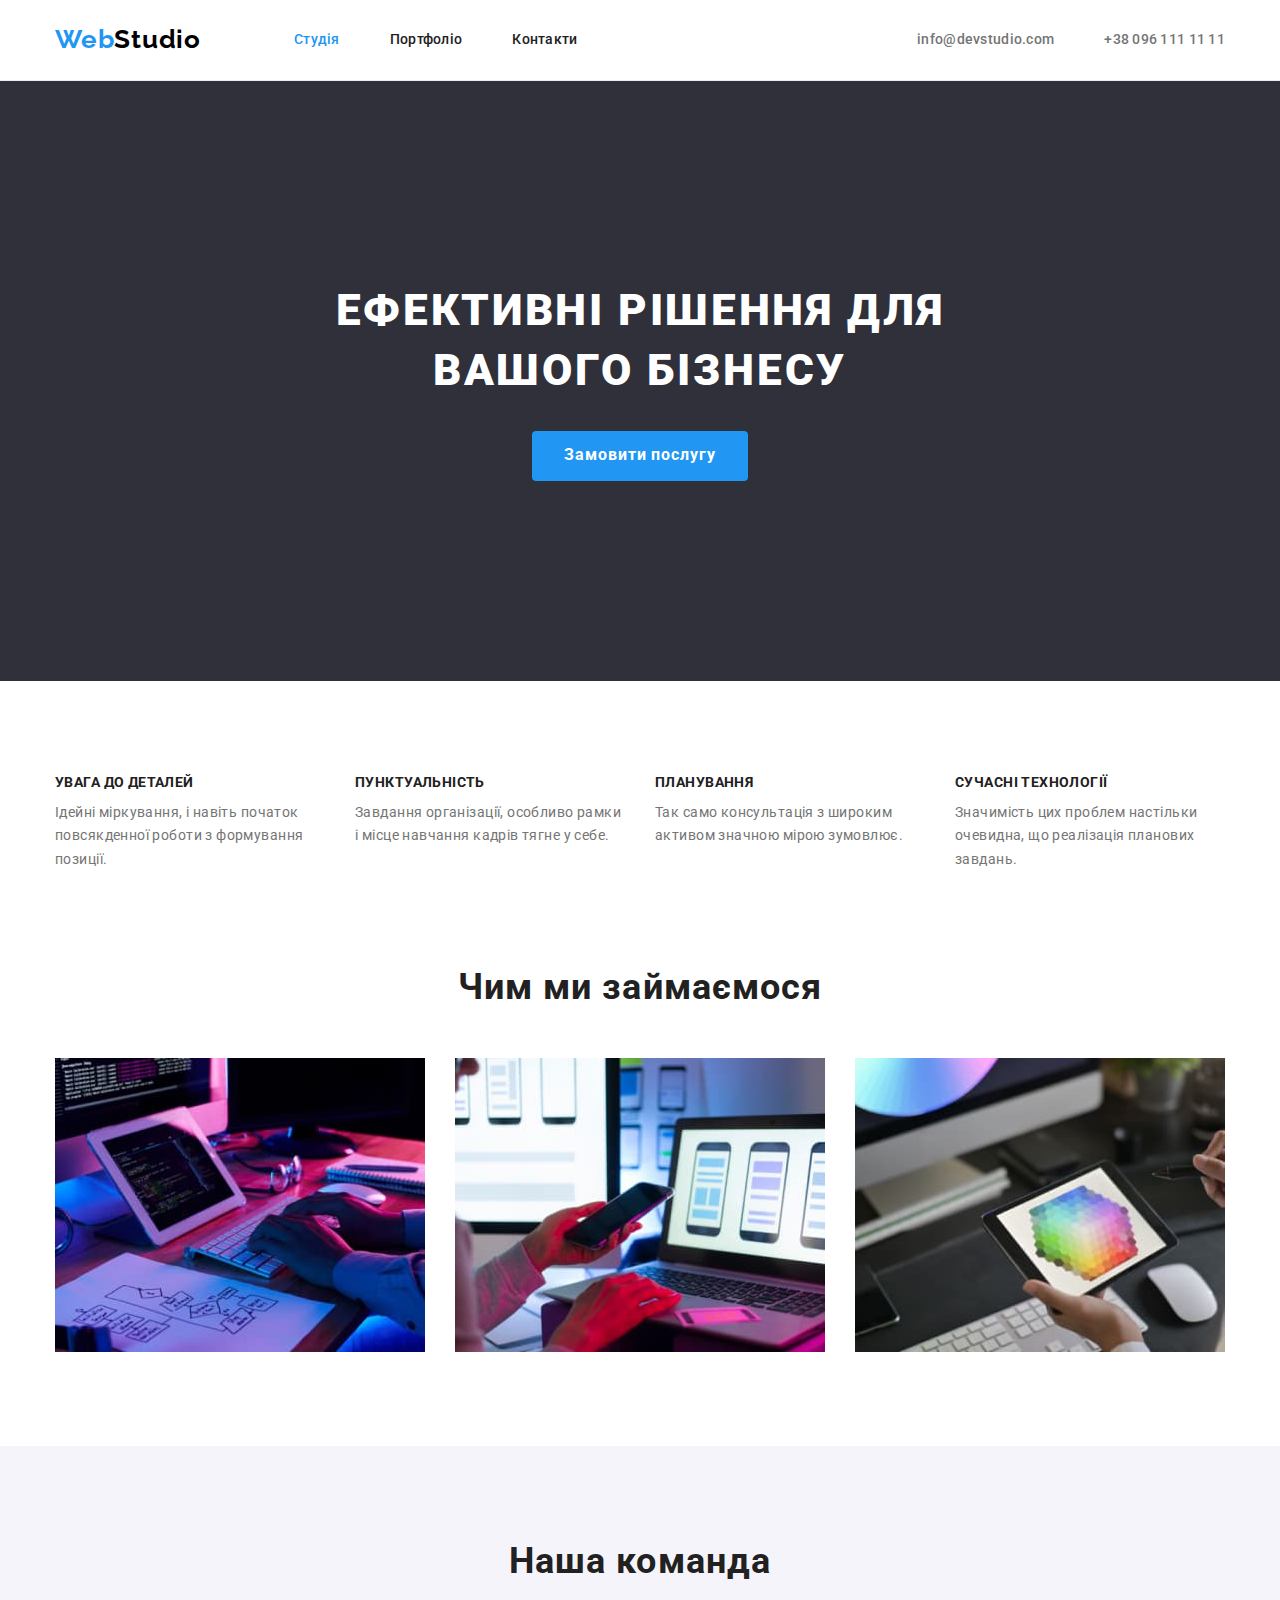
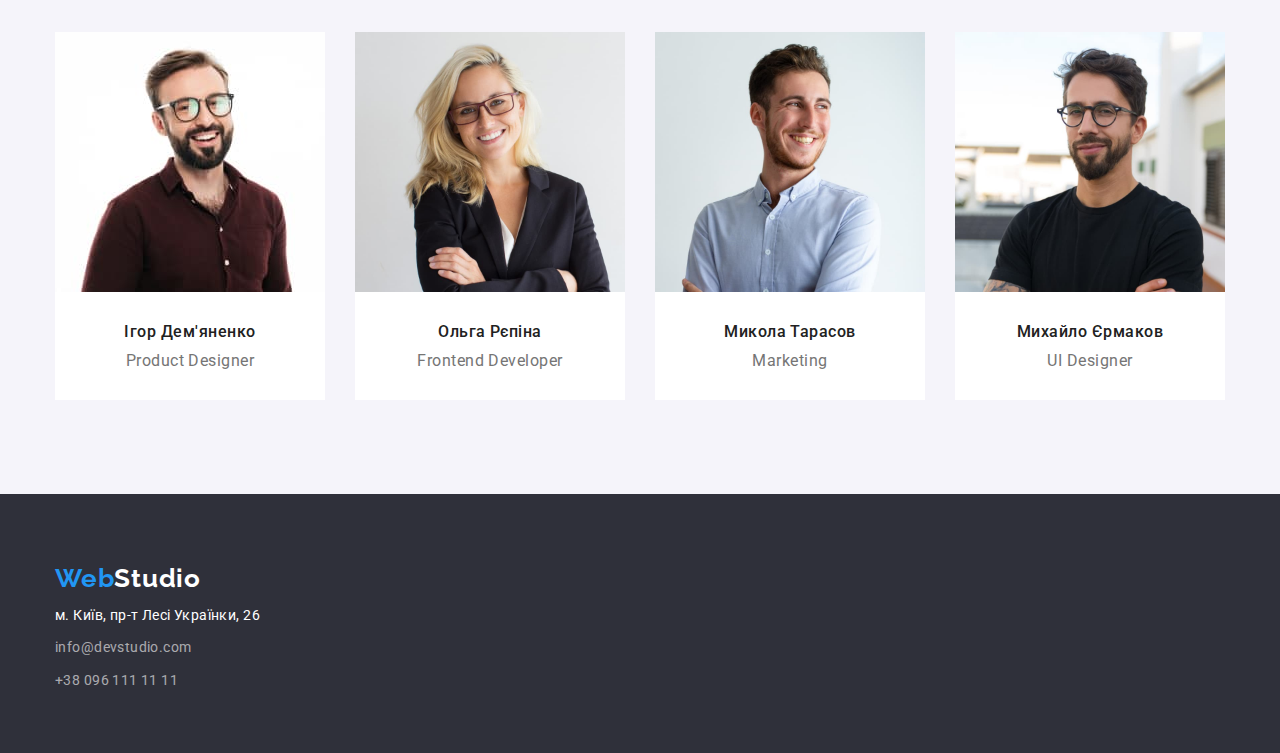
<file: index.html>
<!DOCTYPE html>
<html lang="uk">
  <head>
    <meta charset="UTF-8" />
    <meta http-equiv="X-UA-Compatible" content="IE=edge" />
    <meta name="viewport" content="width=h1, initial-scale=1.0" />
    <title>Document</title>
    <link rel="preconnect" href="https://fonts.googleapis.com" />
    <link rel="preconnect" href="https://fonts.gstatic.com" crossorigin />
    <link
      href="https://fonts.googleapis.com/css2?family=Raleway:wght@700&family=Roboto:wght@400;500;700;900&display=swap"
      rel="stylesheet"
    />
    <link rel="stylesheet" href="https://cdnjs.cloudflare.com/ajax/libs/modern-normalize/1.1.0/modern-normalize.min.css" />
    <link rel="stylesheet" href="./css/styles.css" />
  </head>
  <body>
    </div>
    <header class="header main-bg">
      <div class="container main">
        <nav class="main-nav">
          <a href="" hreflang="en" class="logo link"
            ><span class="web">Web</span>Studio</a
          >
          <ul class="site list">
            <li class="item"><a href="./index.html" class="link current">Студія</a></li>
            <li class="item"><a href="./portfolio.html" class="link">Портфоліо</a></li>
            <li class="item"><a href="" class="link">Контакти</a></li>
          </ul>
        </nav>
        <ul class="contacts-header list">
          <li class="item">
            <a href="mailto:info@devstudio.com" class="link"
              >info@devstudio.com</a
            >
          </li>
          <li class="item"><a href="tel:+380961111111" class="link">+38 096 111 11 11</a></li>
        </ul>
      </div>
    </header>
    <main>
      <section class="decision">
        <div class="container">
          <h1 class="decision-title">Ефективні рішення для вашого бізнесу</h1>

          <button type="button" class="btn-service">Замовити послугу</button>
        </div>
      </section>
      <section class="section padding">
        <div class="container">
          <h2 class="visually-hidden">Особливості</h2>
          <ul class="features list">
            <li class="item">
              <h3 class="features-title">УВАГА ДО ДЕТАЛЕЙ</h3>
              <p class="features-details">
                Ідейні міркування, і навіть початок повсякденної роботи з
                формування позиції.
              </p>
            </li>
            <li class="item">
              <h3 class="features-title">ПУНКТУАЛЬНІСТЬ</h3>
              <p class="features-details">
                Завдання організації, особливо рамки і місце навчання кадрів тягне
                у себе.
              </p>
            </li>
            <li class="item">
              <h3 class="features-title">ПЛАНУВАННЯ</h3>
              <p class="features-details">
                Так само консультація з широким активом значною мірою зумовлює.
              </p>
            </li>
            <li class="item">
              <h3 class="features-title">СУЧАСНІ ТЕХНОЛОГІЇ</h3>
              <p class="features-details">
                Значимість цих проблем настільки очевидна, що реалізація планових
                завдань.
              </p>
            </li>
          </ul>
        </div>
      </section>
      <section class="section no-padding-top">
        <div class="container">
          <h2 class="section-title">Чим ми займаємося</h2>
          <ul class=" work list">
            <li class="work-foto">
              <img
                src="./images/programer.jpg"
                alt="Програміст працює за робочим столом."
                width="370"
                height="294"
              />
            </li>
            <li class="work-foto">
              <img
                src="./images/ui.jpg"
                alt="UI дизайнер розробляє програми для смартфонів, команда розробників працює над інтерфейсом мобільних телефонів."
                width="370"
                height="294"
              />
            </li>
            <li class="work-foto">
              <img
                src="./images/colour.jpg"
                alt="Веб-дизайнер із графічним планшетом вибору кольорів."
                width="370"
                height="294"
              />
            </li>
          </ul>
        </div>
      </section>
      <section class="section our-team">
        <div class="container">
          <h2 class="section-title">Наша команда</h2>
          <ul class="team list">
            <li class="team-item">
              <img class="team-foto"
                src="./images/igor.jpg"
                alt="Product Designer"
                width="270"
                height="260"
              />
              <div class="team-text">
                <h3 class="team-subtitle">Ігор Дем'яненко</h3>
                <p lang="en" class="team-profession">Product Designer</p>
            </div>
            </li>
            <li class="team-item">
              <img class="team-foto"
                src="./images/olga.jpg"
                alt="Frontend Develope"
                width="270"
                height="260"
              />
              <div class="team-text">
                <h3 class="team-subtitle">Ольга Рєпіна</h3>
                <p lang="en" class="team-profession">Frontend Developer</p>
              </div>
            </li>
  
            <li class="team-item">
              <img class="team-foto"
                src="./images/mykola.jpg"
                alt="Marketing"
                width="270"
                height="260"
              />
              <div class="team-text">
                <h3 class="team-subtitle">Микола Тарасов</h3>
                <p lang="en" class="team-profession">Marketing</p>
              </div>
              
            </li>
            <li class="team-item">
              <img class="team-foto"
                src="./images/myhailo.jpg"
                alt="UI Designer"
                width="270"
                height="260"
              />
              <div class="team-text">
                <h3 class="team-subtitle">Михайло Єрмаков</h3>
                <p lang="en" class="team-profession">UI Designer</p>
              </div>
              
            </li>
          </ul>
        </div>
      </section>
    </main>
    <footer class="footer">
      <div class="container down">
        <a href="" hreflang="en" class="logo-footer link"
          ><span class="web">Web</span>Studio</a
        >

        <address>
          <ul class="contacts-footer list">
            <li class="territorially contacts">м. Київ, пр-т Лесі Українки, 26</li>
            <li class="contacts">
              <a href="mailto:info@devstudio.com" class="link"
                >info@devstudio.com</a
              >
            </li>
            <li class="contacts">
              <a href="tel:+380961111111" class="link">+38 096 111 11 11</a>
            </li>
          </ul>
        </address>
      </div>
    </footer>
  </body>
</html>
</file>
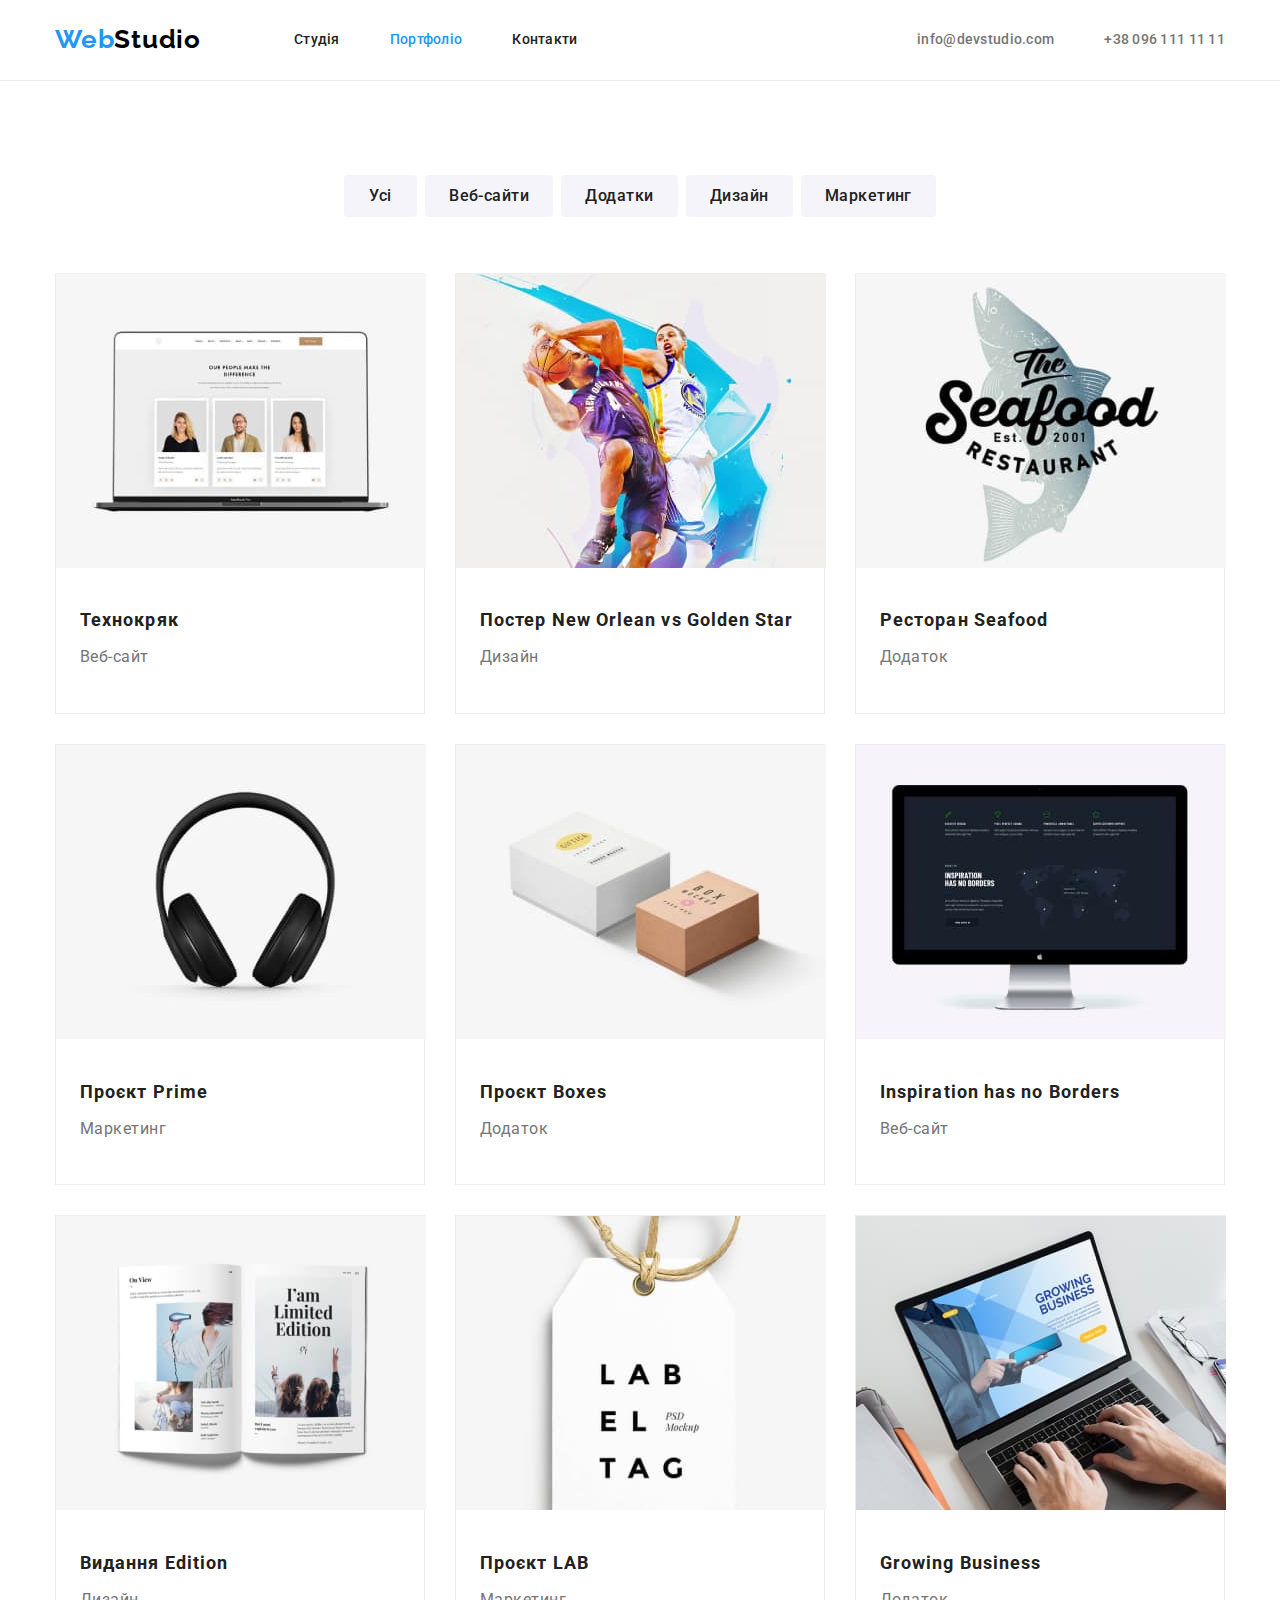
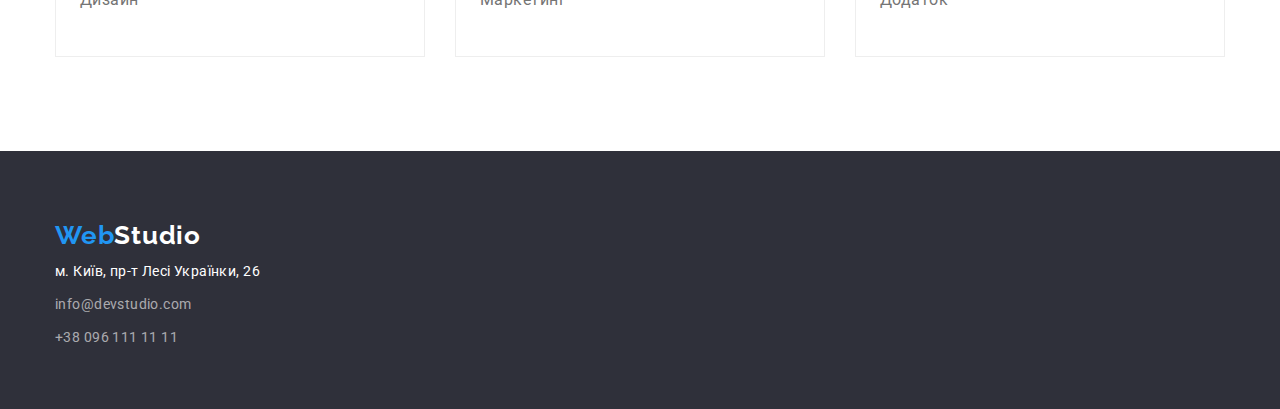
<file: portfolio.html>
<!DOCTYPE html>
<html lang="uk">
  <head>
    <meta charset="UTF-8" />
    <meta http-equiv="X-UA-Compatible" content="IE=edge" />
    <meta name="viewport" content="width=h1, initial-scale=1.0" />
    <title>Document</title>
    <link rel="preconnect" href="https://fonts.googleapis.com" />
    <link rel="preconnect" href="https://fonts.gstatic.com" crossorigin />
    <link
      href="https://fonts.googleapis.com/css2?family=Raleway:wght@700&family=Roboto:wght@400;500;700;900&display=swap"
      rel="stylesheet"
    />
    <link
      rel="stylesheet"
      href="https://cdnjs.cloudflare.com/ajax/libs/modern-normalize/1.1.0/modern-normalize.min.css"
    />
    <link rel="stylesheet" href="./css/styles.css" />
  </head>
  <body>
    <header class="header main-bg">
      <div class="container main">
        <nav class="main-nav">
          <a href="" hreflang="en" class="logo link"
            ><span class="web">Web</span>Studio</a
          >
          <ul class="site list">
            <li class="item"><a href="./index.html" class="link">Студія</a></li>
            <li class="item"><a href="./portfolio.html" class="link current">Портфоліо</a></li>
            <li class="item"><a href="" class="link">Контакти</a></li>
          </ul>
        </nav>
        <ul class="contacts-header list">
          <li class="item">
            <a href="mailto:info@devstudio.com" class="link"
              >info@devstudio.com</a
            >
          </li>
          <li class="item"><a href="tel:+380961111111" class="link">+38 096 111 11 11</a></li>
        </ul>
      </div>
    </header>
    <main>
      <section class="section main-bg padding">
        <div class="container">
          <h1 class="visually-hidden">Портфоліо</h1>
          <ul class="filters list">
            <li class="filters-items">
              <button type="button" class="btn-filters">Усі</button>
            </li>
            <li class="filters-items">
              <button type="button" class="btn-filters">Веб-сайти</button>
            </li>
            <li class="filters-items">
              <button type="button" class="btn-filters">Додатки</button>
            </li>
            <li class="filters-items">
              <button type="button" class="btn-filters">Дизайн</button>
            </li>
            <li class="filters-items">
              <button type="button" class="btn-filters">Маркетинг</button>
            </li>
          </ul>
          
          <ul class="portfolio-card list">
            <li class="portfolio-element">
              <img
                src="./images/tehnokryak.jpg"
                alt="Веб-сайт"
                width="370"
                height="294"
              />
              <div class="portfolio-text">
                <h2 class="portfolio-subtitle">Технокряк</h2>
                <p class="portfolio-description">Веб-сайт</p>
              </div>
            </li>
            <li class="portfolio-element">
              <img
                src="./images/poster.jpg"
                alt="Дизайн"
                width="370"
                height="294"
              />
              <div class="portfolio-text">
                <h2 class="portfolio-subtitle">
                  Постер <span lang="en">New Orlean vs Golden Star</span>
                </h2>
                <p class="portfolio-description">Дизайн</p>
              </div>
            </li>
            <li class="portfolio-element">
              <img
                src="./images/restaraunt.jpg"
                alt="Додаток"
                width="370"
                height="294"
              />
              <div class="portfolio-text">
                <h2 class="portfolio-subtitle">
                  Ресторан <span lang="en">Seafood</span>
                </h2>
                <p class="portfolio-description">Додаток</p>
              </div>
            </li>
            <li class="portfolio-element">
              <img
                src="./images/prime.jpg"
                alt="Маркетинг"
                width="370"
                height="294"
              />
              <div class="portfolio-text">
                <h2 class="portfolio-subtitle">
                  Проєкт <span lang="en">Prime</span>
                </h2>
                <p class="portfolio-description">Маркетинг</p>
              </div>
            </li>
            <li class="portfolio-element">
              <img
                src="./images/boxes.jpg"
                alt="Додаток"
                width="370"
                height="294"
              />
              <div class="portfolio-text">
                <h2 class="portfolio-subtitle">
                  Проєкт <span lang="en">Boxes</span>
                </h2>
                <p class="portfolio-description">Додаток</p>
              </div>
            </li>
            <li class="portfolio-element">
              <img
                src="./images/inspir.jpg"
                alt="Веб-сайт"
                width="370"
                height="294"
              />
              <div class="portfolio-text">
                <h2 lang="en" class="portfolio-subtitle">
                  Inspiration has no Borders
                </h2>
                <p class="portfolio-description">Веб-сайт</p>
              </div>
            </li>
            <li class="portfolio-element">
              <img
                src="./images/limited.jpg"
                alt="Дизайн"
                width="370"
                height="294"
              />
              <div class="portfolio-text">
                <h2 class="portfolio-subtitle">
                  Видання <span lang="en">Edition</span>
                </h2>
                <p class="portfolio-description">Дизайн</p>
              </div>
            </li>
            <li class="portfolio-element">
              <img
                src="./images/lab.jpg"
                alt="Маркетинг"
                width="370"
                height="294"
              />
              <div class="portfolio-text">
                <h2 class="portfolio-subtitle">
                  Проєкт <span lang="en">LAB</span>
                </h2>
                <p class="portfolio-description">Маркетинг</p>
              </div>
            </li>
            <li class="portfolio-element">
              <img
                src="./images/business.jpg"
                alt="Додаток"
                width="370"
                height="294"
              />
              <div class="portfolio-text">
                <h2 lang="en" class="portfolio-subtitle">Growing Business</h2>
                <p class="portfolio-description">Додаток</p>
              </div>
            </li>
          </ul>
        </div>
      </section>
    </main>
    <footer class="footer">
      <div class="container down">
        <a href="" hreflang="en" class="logo-footer link"
          ><span class="web">Web</span>Studio</a
        >

        <address>
          <ul class="contacts-footer list">
            <li class="territorially contacts">м. Київ, пр-т Лесі Українки, 26</li>
            <li class="contacts">
              <a href="mailto:info@devstudio.com" class="link"
                >info@devstudio.com</a
              >
            </li>
            <li class="contacts">
              <a href="tel:+380961111111" class="link">+38 096 111 11 11</a>
            </li>
          </ul>
        </address>
      </div>
    </footer>
  </body>
</html>
</file>
<file: css/styles.css>
:root{
    --primary-text-color:#757575 ;
    --title-text-color: #212121;
    --accent-color: #2196F3;
    --primary-white-color: #ffffff;
    --black:#000000;
    --bg-color:#F5F5F5;
    --bg-color-dark: #2F303A;
    --bg-color-misty: #F5F4FA;
    --color-addr-footer: rgba(255, 255, 255, 0.6);
    --portfolio-card-gap: 30px;
}

body{
    color: var(--primary-text-color);
    background-color: var(--primary-white-color);
    font-family: Roboto, sans-serif;
}
.header{
    border-bottom: 1px solid #ECECEC;
}
.main-bg{
    background-color: var(--primary-white-color);
}
.list{
    padding: 0;
    margin: 0;
    list-style: none;
}
.link{
    text-decoration: none;
}
.container{
    margin-left: auto;
    margin-right: auto;
    width: 1200px;
    padding-left: 15px;
    padding-right: 15px;
}
.main{
    display:flex;
    align-items: center;
}
.main-nav{
    display:flex;
    align-items: center;
}
.logo{
    color: var(--black);
    font-family: Raleway, sans-serif;
    font-weight: 700;
    font-size: 26px;
    line-height: 1.2;
    letter-spacing: 0.03em;
}
.web{
    color: var(--accent-color);
}
img{
    display: block;
}

.site{
    display: flex;
    margin-left: 93px;
}

.site .item:not(:last-child) {
    margin-right: 50px;
}
.site .link{
    display: block;
    display: flex;
    padding-top: 32px;
    padding-bottom: 32px;

    color:var(--title-text-color);
    font-weight: 500;
    font-size: 14px;
    line-height: 1.14;
    letter-spacing: 0.02em;
    
}

.contacts-header .link{
    display: block;
    display: flex;
    padding-top: 32px;
    padding-bottom: 32px;

    color:var(--primary-text-color);
    font-weight: 500;
    font-size: 14px;
    line-height: 1.14;
    letter-spacing: 0.02em;
}
.contacts-header{
    display: flex;
    margin-left: auto;
}
.contacts-header .item:last-child{
    margin-left: 50px;
}

.contacts-footer .link{
    color: var(--color-addr-footer);
    font-style: normal;
    font-weight: 400;
    font-size: 14px;
    line-height: 1.7;
    letter-spacing: 0.03em;
    
}

.link:hover,
.link:focus{
    color: var(--accent-color);
}
.link.current{
    color: var(--accent-color);
}

.decision{
    background-color: var(--bg-color-dark);
    text-align: center;
    padding-top: 200px;
    padding-bottom: 200px;
}
.decision-title{
    color: var(--primary-white-color);
    font-weight: 900;
    font-size: 44px;
    line-height: 1.36;
    text-align: center;
    letter-spacing: 0.06em;
    text-transform: uppercase;
    margin-top: 0;
    margin-bottom: 30px;
    width: 700px;
    margin-left: auto;
    margin-right: auto;
}
.btn-service{
    width: 216px;
    height: 50px;
    color: var(--primary-white-color);
    background-color: var(--accent-color);
    border-color: transparent;
    font-family: inherit;
    font-weight: 700;
    font-size: 16px;
    line-height: 1.9;
    letter-spacing: 0.06em;
    border-radius: 4px;
    cursor: pointer;
}
.visually-hidden { 
    position: absolute;
    white-space: nowrap; 
    width: 1px; 
    height: 1px; 
    overflow: hidden; 
    border: 0; 
    padding: 0; 
    clip: rect(0 0 0 0); 
    clip-path: inset(50%); 
    margin: -1px;
 }
.features{
    display: flex;
}
.features .item{
    width: 270px;
    margin-right: 30px;
}
.features .item:last-child{
    margin-right: 0;
}
.features-title{
    color:var(--title-text-color);
    font-weight: 700;
    font-size: 14px;
    line-height: 1.14;
    letter-spacing: 0.03em;
    text-transform: uppercase;
    margin-top: 0;
    margin-bottom: 10px;
}
.features-details{
    font-size: 14px;
    line-height: 1.7;
    letter-spacing: 0.03em;
    margin-top: 0;
    margin-bottom: 0;
}

.section{
    padding-top: 94px;
    padding-bottom: 94px;
}
.no-padding-top{
    padding-top: 0;
    padding-bottom: 94px;
}


.our-team{
    background-color: var(--bg-color-misty);
}
.work{
    display: flex;
}
.work-foto{
    width: 370px;
    margin-right: 30px;
}
.work-foto:last-child{
    margin-right: 0;
}
.section-title{
    color:var(--title-text-color);
    font-weight: 700;
    font-size: 36px;
    line-height: 1.17;
    text-align: center;
    letter-spacing: 0.03em;
    margin-top: 0;
    margin-bottom: 50px;

}
.team{
        display: flex;
}
.team-item {
    width: 270px;
    background-color: var(--primary-white-color);
}
.team-item:not(:last-child){
        margin-right: 30px;
}
.team-text{
    padding: 30px;
}
.team-subtitle{
   color: var(--title-text-color);
   font-weight: 500;
    font-size: 16px;
    line-height: 1.19;
    text-align: center;
    letter-spacing: 0.03em;
    margin-top: 0;
    margin-bottom: 10px;
}
.team-profession{
    line-height: 1.19;
    text-align: center;
    letter-spacing: 0.03em;
    margin-top: 0;
    margin-bottom: 0;
}
.portfolio-card {
    display: flex;
    flex-wrap: wrap;
    margin-right: calc(-1* var(--portfolio-card-gap));
    margin-bottom: calc(-1* var(--portfolio-card-gap));
}
.portfolio-element{
    width: 370px;

    border: 1px solid #EEEEEE;
    padding-bottom: 20px ;
    flex-basis: calc(100% / 3 - var(--portfolio-card-gap));
    margin-right: var(--portfolio-card-gap);
    margin-bottom: var(--portfolio-card-gap);
}

.portfolio-text{
    padding: 20px 24px;
}
.portfolio-subtitle{
    color: var(--title-text-color);
    font-weight: 700;
    font-size: 18px;
    line-height: 2;
    letter-spacing: 0.06em;
    margin-bottom:4px ;
}
.portfolio-description{
    padding: 0;
    margin: 0;
    line-height: 1.9;
    letter-spacing: 0.03em;
}
.footer{
    background-color:var(--bg-color-dark);
    padding-top: 60px;
    padding-bottom: 60px;
}
.down{
    justify-content: flex-start;
}
.logo-footer{
    color: var(--primary-white-color);
    font-family: Raleway, sans-serif;
    font-weight: 700;
    font-size: 26px;
    line-height: 1.9;
    letter-spacing: 0.03em;
    margin-bottom: 20px;
}
.territorially{
    color: var(--primary-white-color);
    font-style: normal;
    font-weight: 400;
    font-size: 14px;
    line-height: 1.7;
    letter-spacing: 0.03em;
    
}
.contacts:not(:last-child){
    margin-bottom: 9px;
}
.filters{
    display: flex;
    justify-content: center;
    margin-bottom: 56px; 
}
.filters-items:not(:last-child){
    margin-right: 8px; 
 
}
.btn-filters{
    color: var(--title-text-color);
    background-color: var(--bg-color-misty);
    border-color: transparent;
    font-weight: 500;
    font-size: 16px;
    line-height: 1.6;
    text-align: center;
    border-radius: 4px;
    letter-spacing: 0.03em;
    font-family: inherit;
    cursor: pointer;
    min-width: 73px;
    padding: 6px 22px;
}
.btn-filters:hover,
.btn-filters:focus{
    color: var(--primary-white-color);
    background-color: var(--accent-color);
}
</file>
